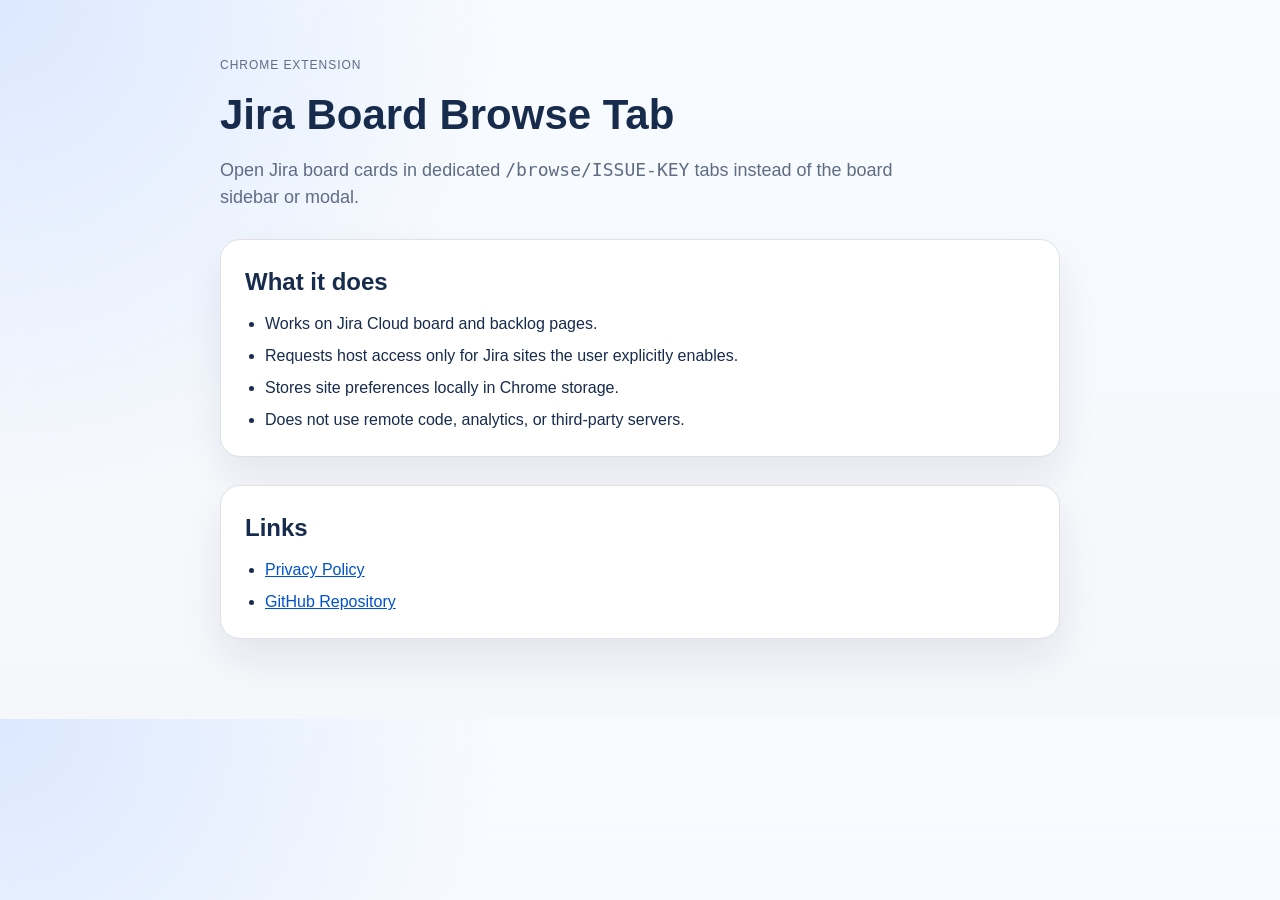
<file: docs/index.html>
<!doctype html>
<html lang="en">
  <head>
    <meta charset="utf-8">
    <meta name="viewport" content="width=device-width, initial-scale=1">
    <title>Jira Board Browse Tab</title>
    <style>
      :root {
        color-scheme: light;
        font-family: "Segoe UI", "Helvetica Neue", Arial, sans-serif;
        line-height: 1.5;
        --bg: #f5f7fb;
        --card: #ffffff;
        --text: #172b4d;
        --muted: #5e6c84;
        --accent: #0052cc;
        --border: #dfe1e6;
      }

      * {
        box-sizing: border-box;
      }

      body {
        margin: 0;
        background:
          radial-gradient(circle at top left, #dbe8ff, transparent 34%),
          linear-gradient(180deg, #f8fbff 0%, var(--bg) 100%);
        color: var(--text);
      }

      main {
        max-width: 880px;
        margin: 0 auto;
        padding: 56px 20px 80px;
      }

      .hero {
        display: grid;
        gap: 18px;
      }

      .eyebrow {
        margin: 0;
        color: var(--muted);
        font-size: 12px;
        letter-spacing: 0.08em;
        text-transform: uppercase;
      }

      h1 {
        margin: 0;
        font-size: 42px;
        line-height: 1.1;
      }

      p {
        margin: 0;
      }

      .lede {
        max-width: 700px;
        color: var(--muted);
        font-size: 18px;
      }

      .panel {
        margin-top: 28px;
        padding: 24px;
        border: 1px solid var(--border);
        border-radius: 20px;
        background: var(--card);
        box-shadow: 0 20px 40px rgba(9, 30, 66, 0.08);
      }

      h2 {
        margin: 0 0 12px;
        font-size: 24px;
      }

      ul {
        margin: 12px 0 0;
        padding-left: 20px;
      }

      li + li {
        margin-top: 8px;
      }

      a {
        color: var(--accent);
      }
    </style>
  </head>
  <body>
    <main>
      <section class="hero">
        <p class="eyebrow">Chrome Extension</p>
        <h1>Jira Board Browse Tab</h1>
        <p class="lede">
          Open Jira board cards in dedicated <code>/browse/ISSUE-KEY</code> tabs instead of the board sidebar or modal.
        </p>
      </section>

      <section class="panel">
        <h2>What it does</h2>
        <ul>
          <li>Works on Jira Cloud board and backlog pages.</li>
          <li>Requests host access only for Jira sites the user explicitly enables.</li>
          <li>Stores site preferences locally in Chrome storage.</li>
          <li>Does not use remote code, analytics, or third-party servers.</li>
        </ul>
      </section>

      <section class="panel">
        <h2>Links</h2>
        <ul>
          <li><a href="./privacy-policy.html">Privacy Policy</a></li>
          <li><a href="https://github.com/shyushihjie/jira-board-browse-tab">GitHub Repository</a></li>
        </ul>
      </section>
    </main>
  </body>
</html>
</file>
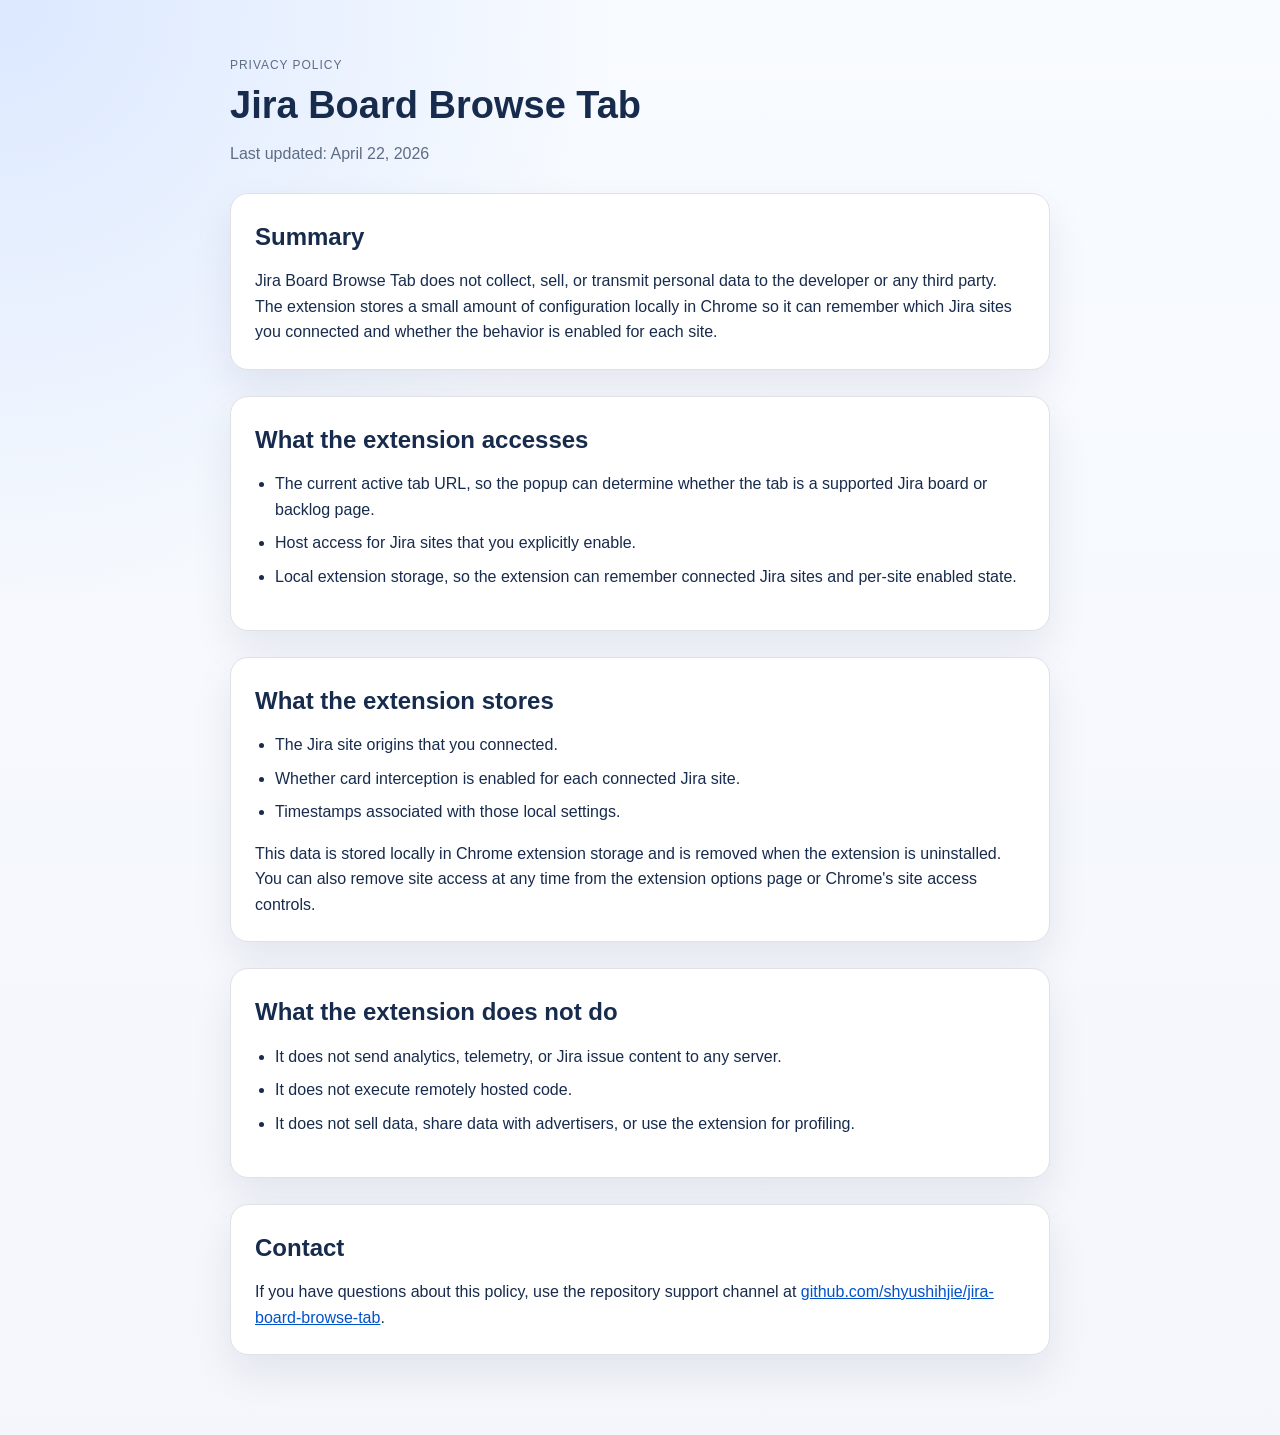
<file: docs/privacy-policy.html>
<!doctype html>
<html lang="en">
  <head>
    <meta charset="utf-8">
    <meta name="viewport" content="width=device-width, initial-scale=1">
    <title>Privacy Policy | Jira Board Browse Tab</title>
    <style>
      :root {
        color-scheme: light;
        font-family: "Segoe UI", "Helvetica Neue", Arial, sans-serif;
        line-height: 1.6;
        --bg: #f4f6fb;
        --card: #ffffff;
        --text: #172b4d;
        --muted: #5e6c84;
        --accent: #0052cc;
        --border: #dfe1e6;
      }

      * {
        box-sizing: border-box;
      }

      body {
        margin: 0;
        background:
          radial-gradient(circle at top left, #dbe8ff, transparent 32%),
          linear-gradient(180deg, #f8fbff 0%, var(--bg) 100%);
        color: var(--text);
      }

      main {
        max-width: 860px;
        margin: 0 auto;
        padding: 56px 20px 80px;
      }

      .eyebrow {
        margin: 0 0 10px;
        color: var(--muted);
        font-size: 12px;
        letter-spacing: 0.08em;
        text-transform: uppercase;
      }

      h1 {
        margin: 0;
        font-size: 38px;
        line-height: 1.1;
      }

      .updated {
        margin-top: 14px;
        color: var(--muted);
      }

      .panel {
        margin-top: 26px;
        padding: 24px;
        border: 1px solid var(--border);
        border-radius: 18px;
        background: var(--card);
        box-shadow: 0 18px 40px rgba(9, 30, 66, 0.08);
      }

      h2 {
        margin: 0 0 12px;
        font-size: 24px;
      }

      p {
        margin: 0;
      }

      p + p,
      ul {
        margin-top: 12px;
      }

      ul {
        padding-left: 20px;
      }

      li + li {
        margin-top: 8px;
      }

      a {
        color: var(--accent);
      }
    </style>
  </head>
  <body>
    <main>
      <p class="eyebrow">Privacy Policy</p>
      <h1>Jira Board Browse Tab</h1>
      <p class="updated">Last updated: April 22, 2026</p>

      <section class="panel">
        <h2>Summary</h2>
        <p>
          Jira Board Browse Tab does not collect, sell, or transmit personal data to the developer or any third party.
          The extension stores a small amount of configuration locally in Chrome so it can remember which Jira sites you
          connected and whether the behavior is enabled for each site.
        </p>
      </section>

      <section class="panel">
        <h2>What the extension accesses</h2>
        <ul>
          <li>The current active tab URL, so the popup can determine whether the tab is a supported Jira board or backlog page.</li>
          <li>Host access for Jira sites that you explicitly enable.</li>
          <li>Local extension storage, so the extension can remember connected Jira sites and per-site enabled state.</li>
        </ul>
      </section>

      <section class="panel">
        <h2>What the extension stores</h2>
        <ul>
          <li>The Jira site origins that you connected.</li>
          <li>Whether card interception is enabled for each connected Jira site.</li>
          <li>Timestamps associated with those local settings.</li>
        </ul>
        <p>
          This data is stored locally in Chrome extension storage and is removed when the extension is uninstalled. You can
          also remove site access at any time from the extension options page or Chrome's site access controls.
        </p>
      </section>

      <section class="panel">
        <h2>What the extension does not do</h2>
        <ul>
          <li>It does not send analytics, telemetry, or Jira issue content to any server.</li>
          <li>It does not execute remotely hosted code.</li>
          <li>It does not sell data, share data with advertisers, or use the extension for profiling.</li>
        </ul>
      </section>

      <section class="panel">
        <h2>Contact</h2>
        <p>
          If you have questions about this policy, use the repository support channel at
          <a href="https://github.com/shyushihjie/jira-board-browse-tab">github.com/shyushihjie/jira-board-browse-tab</a>.
        </p>
      </section>
    </main>
  </body>
</html>
</file>
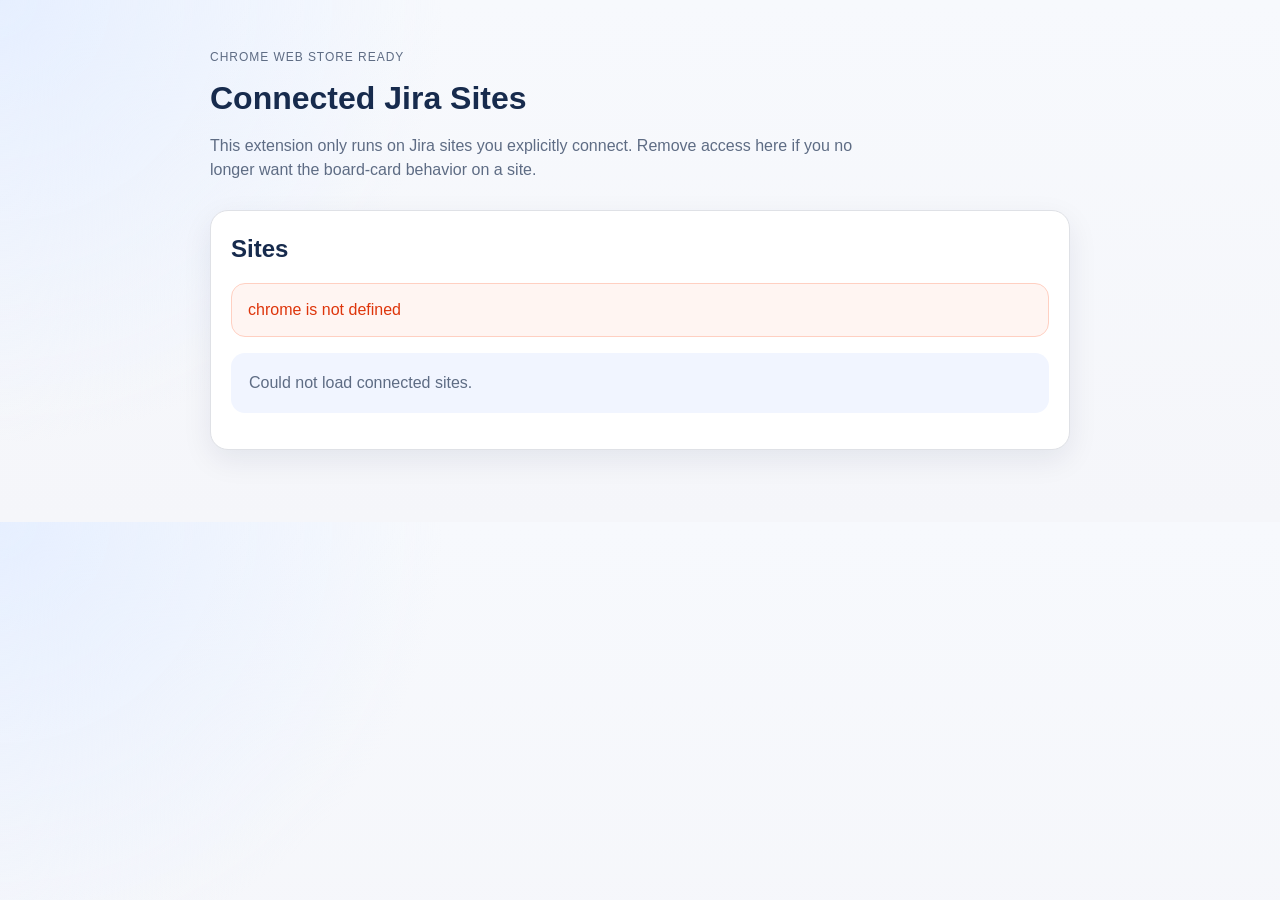
<file: src/options.html>
<!doctype html>
<html lang="en">
  <head>
    <meta charset="utf-8">
    <meta name="viewport" content="width=device-width, initial-scale=1">
    <title>Jira Board Browse Tab Settings</title>
    <link rel="stylesheet" href="options.css">
  </head>
  <body>
    <main class="page">
      <header class="hero">
        <p class="eyebrow">Chrome Web Store Ready</p>
        <h1>Connected Jira Sites</h1>
        <p class="lede">
          This extension only runs on Jira sites you explicitly connect. Remove access here if you no longer want the board-card behavior on a site.
        </p>
      </header>

      <section class="panel">
        <div class="panel__header">
          <h2>Sites</h2>
        </div>
        <div id="errorBanner" class="error-banner hidden" role="alert"></div>
        <div id="emptyState" class="empty hidden">
          No Jira sites are connected yet. Open a Jira board page and enable the extension from the popup.
        </div>
        <ul id="siteList" class="site-list"></ul>
      </section>
    </main>

    <template id="siteTemplate">
      <li class="site-item">
        <div class="site-item__info">
          <h3 class="site-item__title"></h3>
          <p class="site-item__meta"></p>
        </div>
        <div class="site-item__actions">
          <label class="toggle">
            <input class="site-toggle" type="checkbox">
            <span>Enabled</span>
          </label>
          <button class="site-remove" type="button">Remove</button>
        </div>
      </li>
    </template>

    <script type="module" src="options.js"></script>
  </body>
</html>
</file>
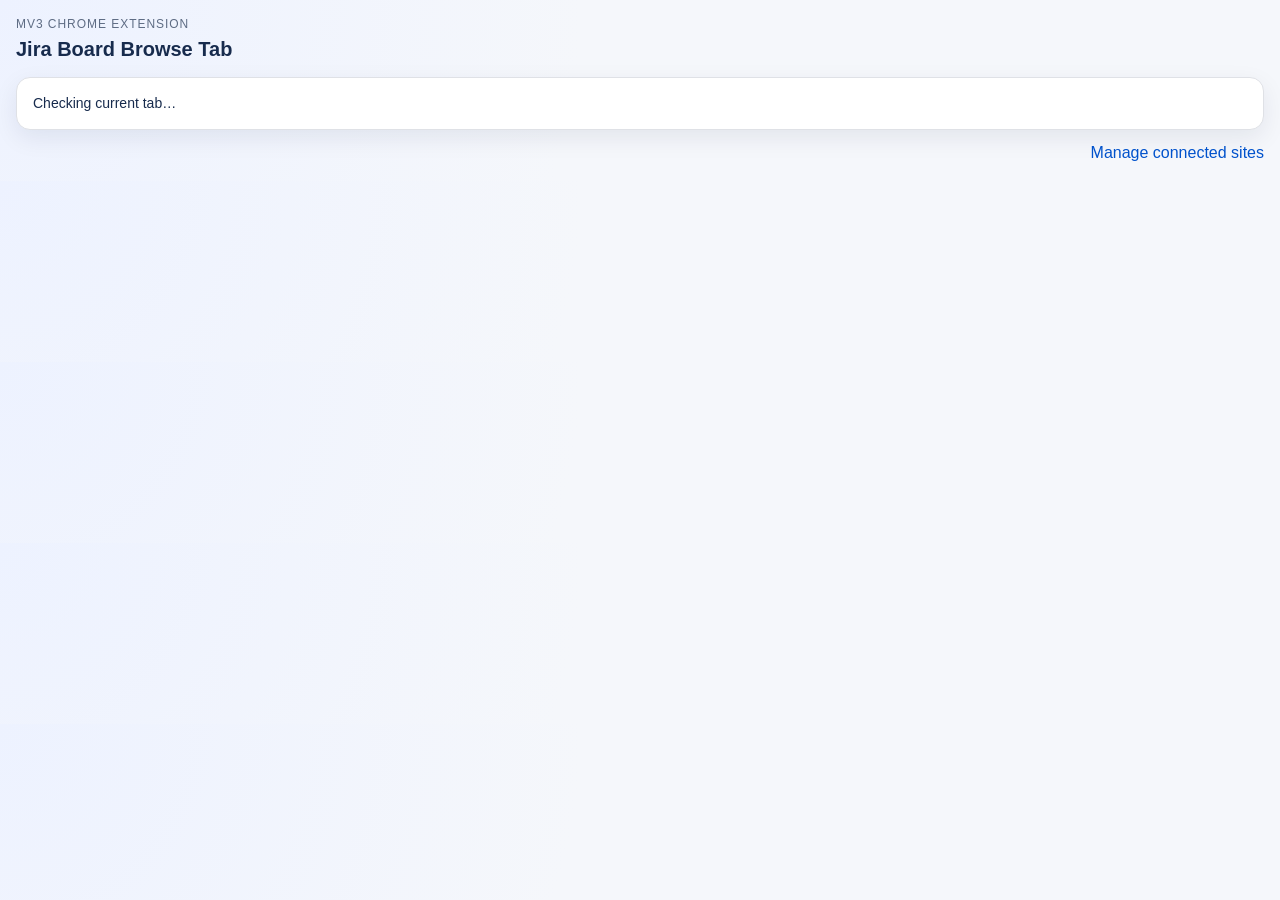
<file: src/popup.html>
<!doctype html>
<html lang="en">
  <head>
    <meta charset="utf-8">
    <meta name="viewport" content="width=device-width, initial-scale=1">
    <title>Jira Board Browse Tab</title>
    <link rel="stylesheet" href="popup.css">
  </head>
  <body>
    <main class="popup">
      <header class="popup__header">
        <div>
          <p class="eyebrow">MV3 Chrome Extension</p>
          <h1>Jira Board Browse Tab</h1>
        </div>
      </header>

      <section id="stateCard" class="card">
        <p id="stateMessage" class="state">Checking current tab…</p>
        <p id="siteLabel" class="site hidden"></p>

        <div id="primaryActions" class="actions hidden">
          <button id="enableButton" class="button button--primary" type="button">Enable on this Jira site</button>
          <label id="toggleRow" class="toggle hidden">
            <input id="enabledToggle" type="checkbox">
            <span>Open board cards in a dedicated <code>/browse</code> tab</span>
          </label>
          <button id="disconnectButton" class="button button--secondary hidden" type="button">Remove this site</button>
        </div>
      </section>

      <footer class="popup__footer">
        <button id="openOptionsButton" class="link-button" type="button">Manage connected sites</button>
      </footer>
    </main>

    <script type="module" src="popup.js"></script>
  </body>
</html>
</file>
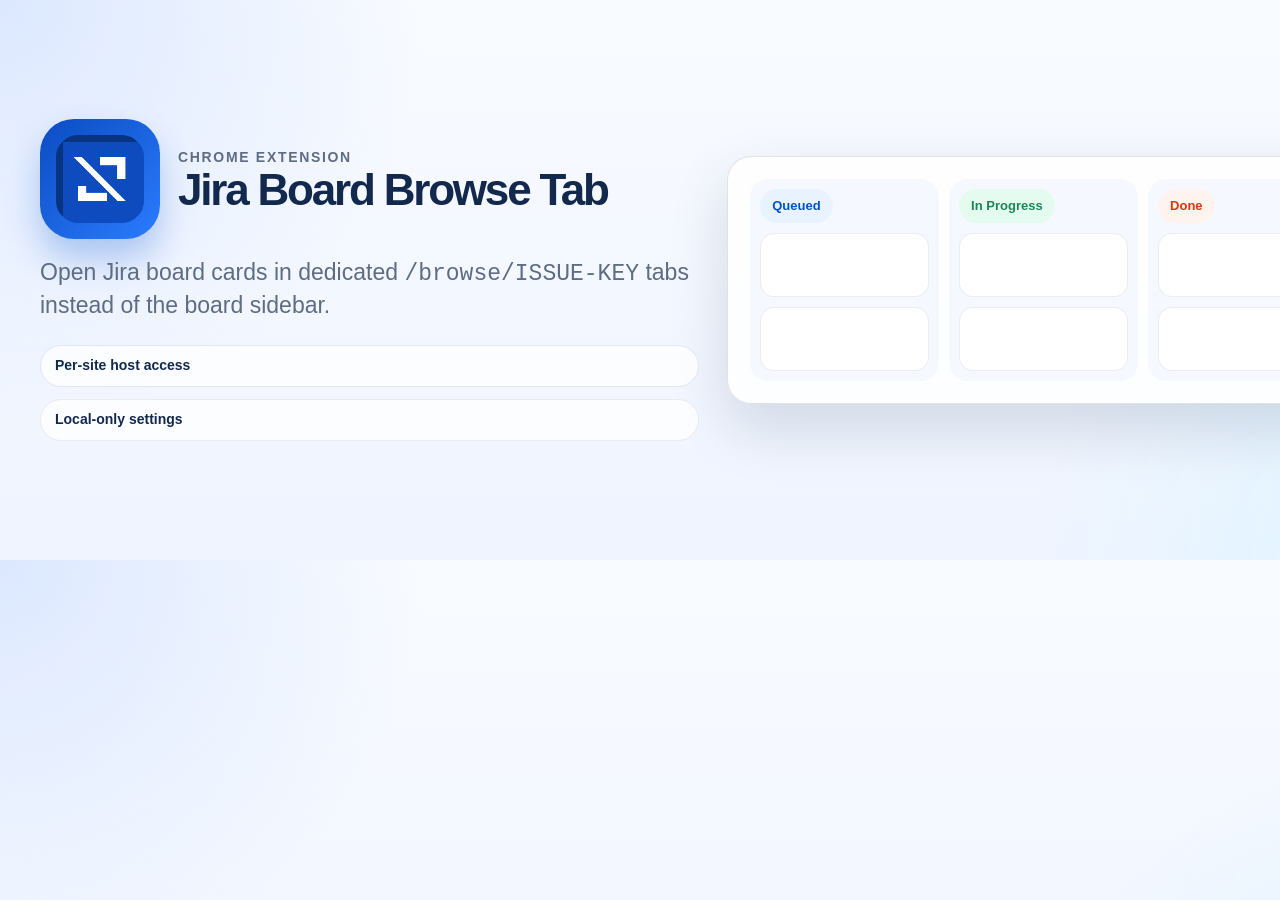
<file: webstore/source/promo-marquee.html>
<!doctype html>
<html lang="en">
  <head>
    <meta charset="utf-8">
    <meta name="viewport" content="width=device-width, initial-scale=1">
    <title>Jira Board Browse Tab | Promo Marquee</title>
    <link rel="stylesheet" href="common.css">
    <style>
      html,
      body {
        width: 1400px;
        height: 560px;
      }

      .marquee {
        position: absolute;
        inset: 0;
        padding: 42px 40px;
        display: grid;
        grid-template-columns: 1fr 0.96fr;
        gap: 28px;
        align-items: center;
      }

      .marquee__copy {
        margin-top: 18px;
        max-width: 650px;
        color: var(--muted);
        font-size: 23px;
        line-height: 1.35;
      }
    </style>
  </head>
  <body>
    <div class="canvas">
      <div class="noise"></div>
      <section class="marquee">
        <div>
          <div class="brand">
            <div class="promo__icon">
              <img src="../../icons/icon128.png" alt="">
            </div>
            <div>
              <p class="eyebrow">Chrome Extension</p>
              <h1 class="promo__title">Jira Board Browse Tab</h1>
            </div>
          </div>

          <p class="marquee__copy">
            Open Jira board cards in dedicated <code>/browse/ISSUE-KEY</code> tabs instead of the board sidebar.
          </p>

          <div class="stack" style="margin-top: 24px;">
            <div class="badge">Per-site host access</div>
            <div class="badge badge--ghost">Local-only settings</div>
          </div>
        </div>

        <div class="mini-board">
          <div class="mini-board__grid">
            <div class="mini-board__col">
              <div class="pill pill--blue">Queued</div>
              <div class="mini-board__slot"></div>
              <div class="mini-board__slot"></div>
            </div>
            <div class="mini-board__col">
              <div class="pill pill--green">In Progress</div>
              <div class="mini-board__slot"></div>
              <div class="mini-board__slot"></div>
            </div>
            <div class="mini-board__col">
              <div class="pill pill--red">Done</div>
              <div class="mini-board__slot"></div>
              <div class="mini-board__slot"></div>
            </div>
          </div>
        </div>
      </section>
    </div>
  </body>
</html>
</file>
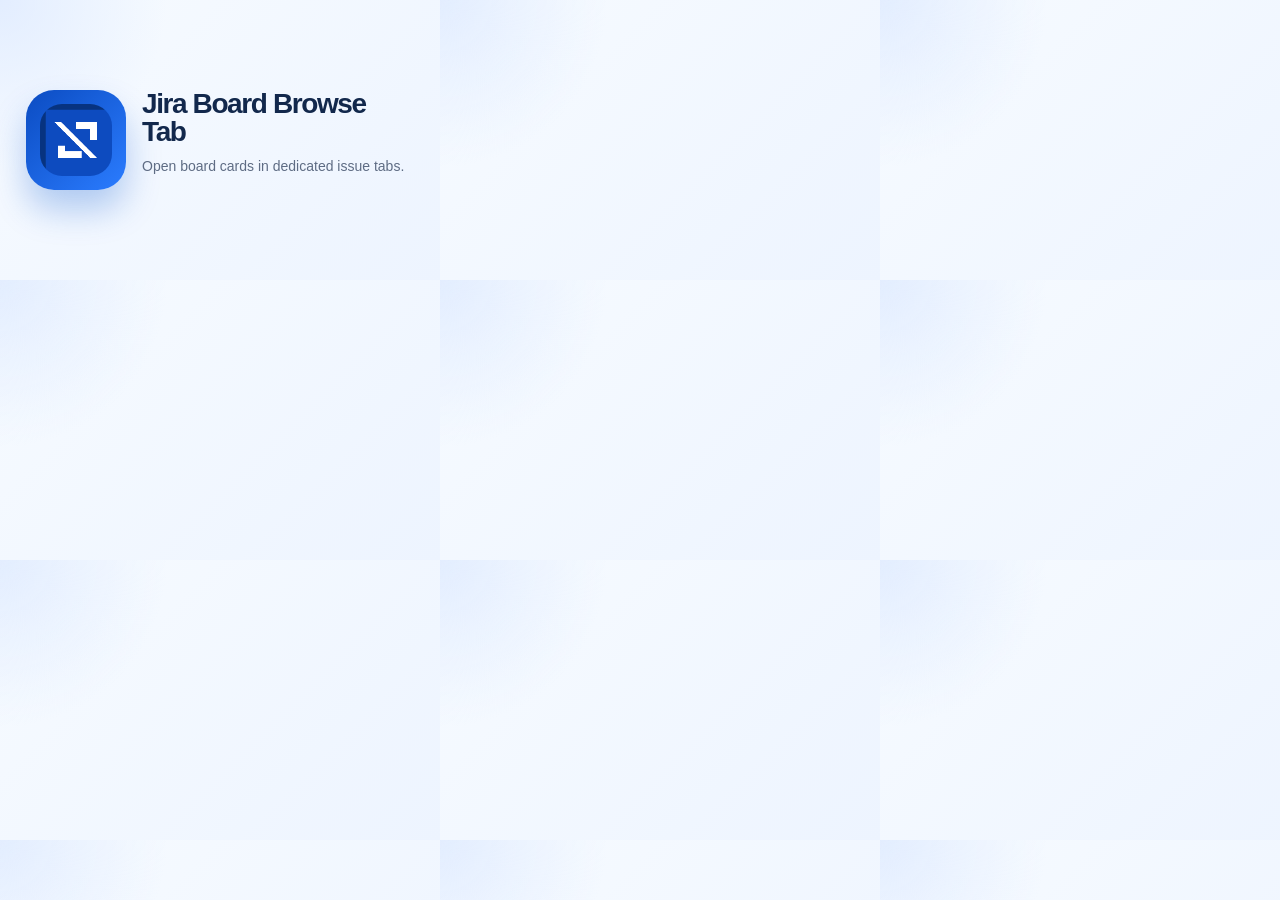
<file: webstore/source/promo-small.html>
<!doctype html>
<html lang="en">
  <head>
    <meta charset="utf-8">
    <meta name="viewport" content="width=device-width, initial-scale=1">
    <title>Jira Board Browse Tab | Promo Small</title>
    <link rel="stylesheet" href="common.css">
    <style>
      html,
      body {
        width: 440px;
        height: 280px;
        background:
          radial-gradient(circle at top left, rgba(219, 232, 255, 0.72), transparent 32%),
          linear-gradient(135deg, #f7fbff 0%, #edf4ff 100%);
      }

      .promo {
        width: 440px;
        height: 280px;
        min-height: 280px;
      }
    </style>
  </head>
  <body>
    <div class="promo promo--small">
      <div class="promo__icon">
        <img src="../../icons/icon128.png" alt="">
      </div>
      <div>
        <h1 class="promo__title">Jira Board Browse Tab</h1>
        <p class="promo__copy">Open board cards in dedicated issue tabs.</p>
      </div>
    </div>
  </body>
</html>
</file>
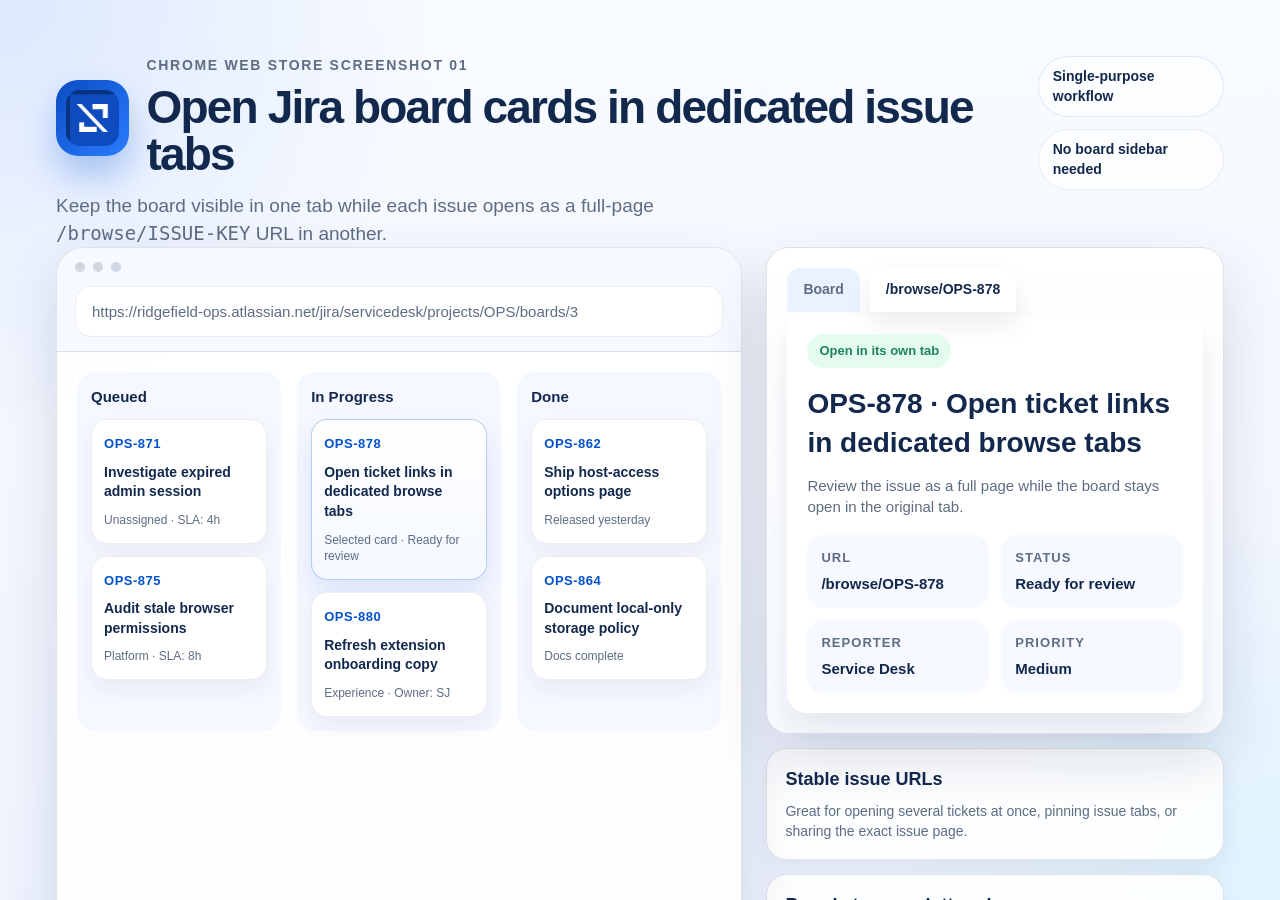
<file: webstore/source/screenshot-01-open-browse.html>
<!doctype html>
<html lang="en">
  <head>
    <meta charset="utf-8">
    <meta name="viewport" content="width=device-width, initial-scale=1">
    <title>Jira Board Browse Tab | Open Browse Tabs</title>
    <link rel="stylesheet" href="common.css">
  </head>
  <body>
    <div class="canvas">
      <div class="noise"></div>
      <section class="hero">
        <header class="hero__header">
          <div>
            <div class="brand">
              <div class="brand__mark">
                <img src="../../icons/icon128.png" alt="">
              </div>
              <div>
                <p class="eyebrow">Chrome Web Store Screenshot 01</p>
                <h1 class="title">Open Jira board cards in dedicated issue tabs</h1>
              </div>
            </div>
            <p class="subtitle">
              Keep the board visible in one tab while each issue opens as a full-page
              <code>/browse/ISSUE-KEY</code> URL in another.
            </p>
          </div>
          <div class="stack">
            <div class="badge">Single-purpose workflow</div>
            <div class="badge badge--ghost">No board sidebar needed</div>
          </div>
        </header>

        <div class="layout layout--two-up">
          <div class="surface browser">
            <div class="browser__top">
              <div class="browser__dots">
                <span></span><span></span><span></span>
              </div>
              <div class="browser__bar">https://ridgefield-ops.atlassian.net/jira/servicedesk/projects/OPS/boards/3</div>
            </div>
            <div class="browser__content">
              <div class="board">
                <section class="column">
                  <h3>Queued</h3>
                  <article class="issue">
                    <span class="issue__key">OPS-871</span>
                    <div class="issue__title">Investigate expired admin session</div>
                    <div class="issue__meta">Unassigned · SLA: 4h</div>
                  </article>
                  <article class="issue">
                    <span class="issue__key">OPS-875</span>
                    <div class="issue__title">Audit stale browser permissions</div>
                    <div class="issue__meta">Platform · SLA: 8h</div>
                  </article>
                </section>

                <section class="column">
                  <h3>In Progress</h3>
                  <article class="issue issue--focus">
                    <span class="issue__key">OPS-878</span>
                    <div class="issue__title">Open ticket links in dedicated browse tabs</div>
                    <div class="issue__meta">Selected card · Ready for review</div>
                  </article>
                  <article class="issue">
                    <span class="issue__key">OPS-880</span>
                    <div class="issue__title">Refresh extension onboarding copy</div>
                    <div class="issue__meta">Experience · Owner: SJ</div>
                  </article>
                </section>

                <section class="column">
                  <h3>Done</h3>
                  <article class="issue">
                    <span class="issue__key">OPS-862</span>
                    <div class="issue__title">Ship host-access options page</div>
                    <div class="issue__meta">Released yesterday</div>
                  </article>
                  <article class="issue">
                    <span class="issue__key">OPS-864</span>
                    <div class="issue__title">Document local-only storage policy</div>
                    <div class="issue__meta">Docs complete</div>
                  </article>
                </section>
              </div>
            </div>
          </div>

          <div class="callouts">
            <div class="surface tab-shell">
              <div class="tab-strip">
                <div class="tab">Board</div>
                <div class="tab tab--active">/browse/OPS-878</div>
              </div>
              <div class="issue-page">
                <div class="pill pill--green">Open in its own tab</div>
                <h3>OPS-878 · Open ticket links in dedicated browse tabs</h3>
                <p>
                  Review the issue as a full page while the board stays open in the original tab.
                </p>

                <div class="fact-grid">
                  <div class="fact">
                    <strong>URL</strong>
                    <span>/browse/OPS-878</span>
                  </div>
                  <div class="fact">
                    <strong>Status</strong>
                    <span>Ready for review</span>
                  </div>
                  <div class="fact">
                    <strong>Reporter</strong>
                    <span>Service Desk</span>
                  </div>
                  <div class="fact">
                    <strong>Priority</strong>
                    <span>Medium</span>
                  </div>
                </div>
              </div>
            </div>

            <div class="callout">
              <h3>Stable issue URLs</h3>
              <p>Great for opening several tickets at once, pinning issue tabs, or sharing the exact issue page.</p>
            </div>

            <div class="callout">
              <h3>Board stays uncluttered</h3>
              <p>The original board tab remains focused on the queue instead of swapping into sidebar detail mode.</p>
            </div>
          </div>
        </div>
      </section>
    </div>
  </body>
</html>
</file>
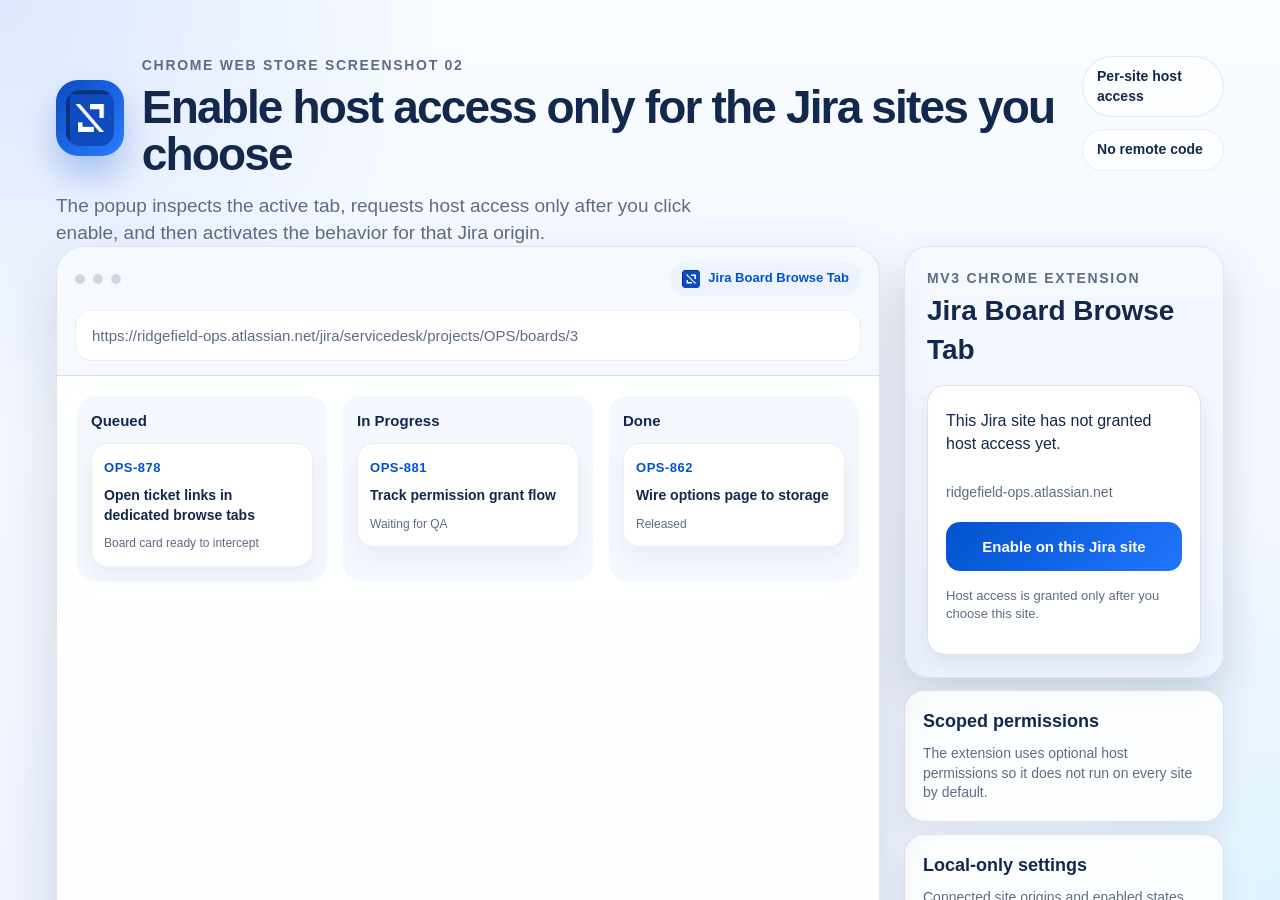
<file: webstore/source/screenshot-02-enable-site.html>
<!doctype html>
<html lang="en">
  <head>
    <meta charset="utf-8">
    <meta name="viewport" content="width=device-width, initial-scale=1">
    <title>Jira Board Browse Tab | Enable Per Site</title>
    <link rel="stylesheet" href="common.css">
  </head>
  <body>
    <div class="canvas">
      <div class="noise"></div>
      <section class="hero">
        <header class="hero__header">
          <div>
            <div class="brand">
              <div class="brand__mark">
                <img src="../../icons/icon128.png" alt="">
              </div>
              <div>
                <p class="eyebrow">Chrome Web Store Screenshot 02</p>
                <h1 class="title">Enable host access only for the Jira sites you choose</h1>
              </div>
            </div>
            <p class="subtitle">
              The popup inspects the active tab, requests host access only after you click enable,
              and then activates the behavior for that Jira origin.
            </p>
          </div>
          <div class="stack">
            <div class="badge">Per-site host access</div>
            <div class="badge badge--ghost">No remote code</div>
          </div>
        </header>

        <div class="layout layout--sidebar">
          <div class="surface browser">
            <div class="browser__top">
              <div class="toolbar">
                <div class="browser__dots">
                  <span></span><span></span><span></span>
                </div>
                <div class="ext-chip">
                  <img src="../../icons/icon32.png" alt="">
                  Jira Board Browse Tab
                </div>
              </div>
              <div class="browser__bar">https://ridgefield-ops.atlassian.net/jira/servicedesk/projects/OPS/boards/3</div>
            </div>
            <div class="browser__content">
              <div class="board">
                <section class="column">
                  <h3>Queued</h3>
                  <article class="issue">
                    <span class="issue__key">OPS-878</span>
                    <div class="issue__title">Open ticket links in dedicated browse tabs</div>
                    <div class="issue__meta">Board card ready to intercept</div>
                  </article>
                </section>
                <section class="column">
                  <h3>In Progress</h3>
                  <article class="issue">
                    <span class="issue__key">OPS-881</span>
                    <div class="issue__title">Track permission grant flow</div>
                    <div class="issue__meta">Waiting for QA</div>
                  </article>
                </section>
                <section class="column">
                  <h3>Done</h3>
                  <article class="issue">
                    <span class="issue__key">OPS-862</span>
                    <div class="issue__title">Wire options page to storage</div>
                    <div class="issue__meta">Released</div>
                  </article>
                </section>
              </div>
            </div>
          </div>

          <div class="stack">
            <div class="popup-demo">
              <p class="eyebrow">MV3 Chrome Extension</p>
              <h2>Jira Board Browse Tab</h2>
              <div class="popup-demo__card">
                <p class="state">This Jira site has not granted host access yet.</p>
                <span class="site-label">ridgefield-ops.atlassian.net</span>
                <div class="button">Enable on this Jira site</div>
                <p class="hint">Host access is granted only after you choose this site.</p>
              </div>
            </div>

            <div class="callout">
              <h3>Scoped permissions</h3>
              <p>The extension uses optional host permissions so it does not run on every site by default.</p>
            </div>

            <div class="callout">
              <h3>Local-only settings</h3>
              <p>Connected site origins and enabled states are stored locally in Chrome storage.</p>
            </div>

            <div class="callout">
              <h3>Simple activation flow</h3>
              <p>Open a Jira board, click the extension, and enable only the site you want to support.</p>
            </div>
          </div>
        </div>
      </section>
    </div>
  </body>
</html>
</file>
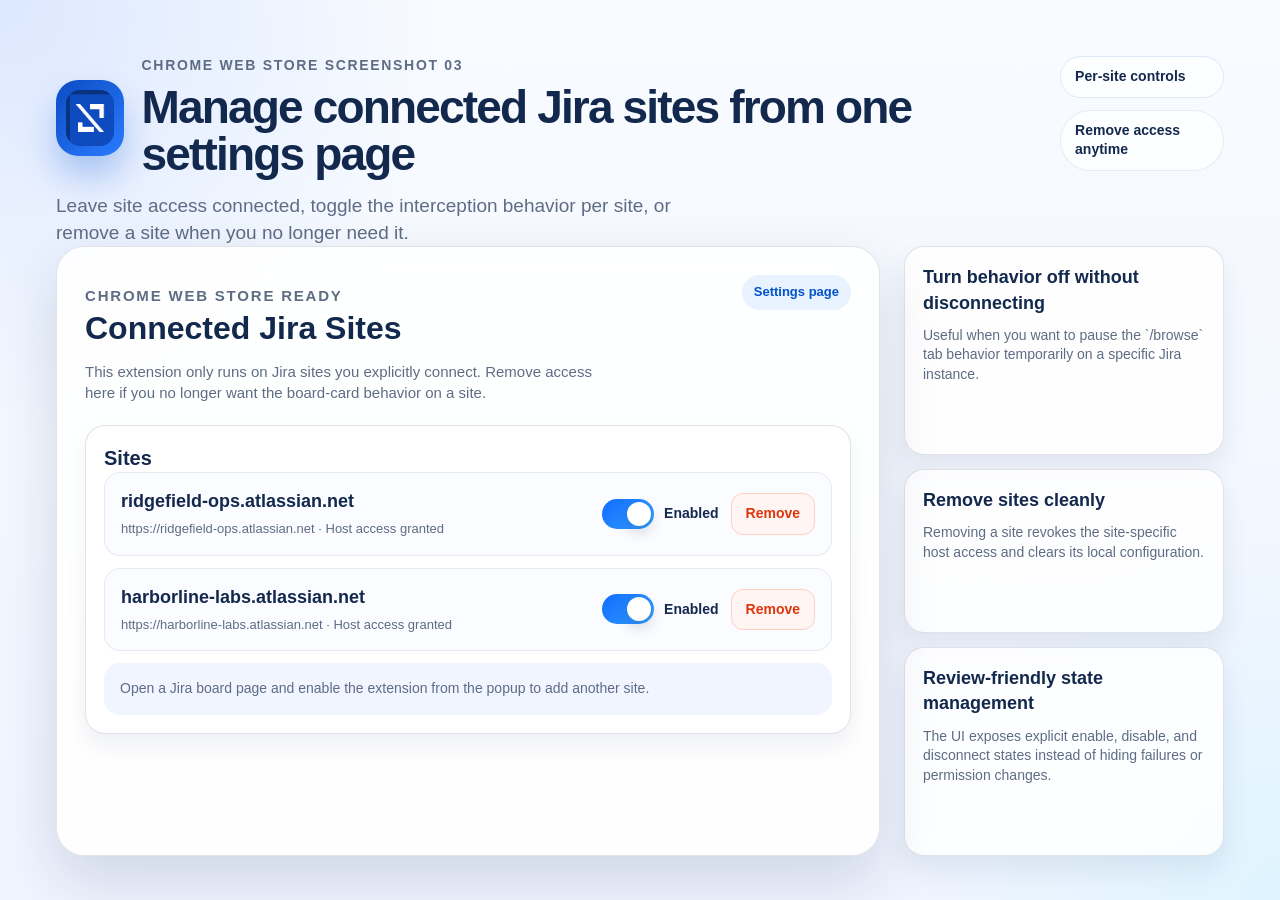
<file: webstore/source/screenshot-03-manage-sites.html>
<!doctype html>
<html lang="en">
  <head>
    <meta charset="utf-8">
    <meta name="viewport" content="width=device-width, initial-scale=1">
    <title>Jira Board Browse Tab | Manage Sites</title>
    <link rel="stylesheet" href="common.css">
  </head>
  <body>
    <div class="canvas">
      <div class="noise"></div>
      <section class="hero">
        <header class="hero__header">
          <div>
            <div class="brand">
              <div class="brand__mark">
                <img src="../../icons/icon128.png" alt="">
              </div>
              <div>
                <p class="eyebrow">Chrome Web Store Screenshot 03</p>
                <h1 class="title">Manage connected Jira sites from one settings page</h1>
              </div>
            </div>
            <p class="subtitle">
              Leave site access connected, toggle the interception behavior per site, or remove a site when you no longer need it.
            </p>
          </div>
          <div class="stack">
            <div class="badge">Per-site controls</div>
            <div class="badge badge--ghost">Remove access anytime</div>
          </div>
        </header>

        <div class="layout layout--sidebar">
          <div class="surface settings-page">
            <div class="settings-hero">
              <div>
                <p class="eyebrow">Chrome Web Store Ready</p>
                <h2>Connected Jira Sites</h2>
                <p>
                  This extension only runs on Jira sites you explicitly connect. Remove access here if you no longer want the board-card behavior on a site.
                </p>
              </div>
              <div class="pill pill--blue">Settings page</div>
            </div>

            <div class="settings-panel">
              <h3>Sites</h3>

              <div class="site-row">
                <div>
                  <h4>ridgefield-ops.atlassian.net</h4>
                  <p>https://ridgefield-ops.atlassian.net · Host access granted</p>
                </div>
                <div class="row-actions">
                  <div class="toggle">
                    <div class="toggle__track">
                      <div class="toggle__thumb"></div>
                    </div>
                    Enabled
                  </div>
                  <div class="remove">Remove</div>
                </div>
              </div>

              <div class="site-row">
                <div>
                  <h4>harborline-labs.atlassian.net</h4>
                  <p>https://harborline-labs.atlassian.net · Host access granted</p>
                </div>
                <div class="row-actions">
                  <div class="toggle">
                    <div class="toggle__track">
                      <div class="toggle__thumb"></div>
                    </div>
                    Enabled
                  </div>
                  <div class="remove">Remove</div>
                </div>
              </div>

              <div class="empty">Open a Jira board page and enable the extension from the popup to add another site.</div>
            </div>
          </div>

          <div class="callouts">
            <div class="callout">
              <h3>Turn behavior off without disconnecting</h3>
              <p>Useful when you want to pause the `/browse` tab behavior temporarily on a specific Jira instance.</p>
            </div>

            <div class="callout">
              <h3>Remove sites cleanly</h3>
              <p>Removing a site revokes the site-specific host access and clears its local configuration.</p>
            </div>

            <div class="callout">
              <h3>Review-friendly state management</h3>
              <p>The UI exposes explicit enable, disable, and disconnect states instead of hiding failures or permission changes.</p>
            </div>
          </div>
        </div>
      </section>
    </div>
  </body>
</html>
</file>
<file: src/options.css>
:root {
  font-family: "Segoe UI", "Helvetica Neue", Arial, sans-serif;
  line-height: 1.5;
  color-scheme: light;
  --bg: #f5f6fa;
  --text: #172b4d;
  --muted: #5e6c84;
  --panel: #ffffff;
  --border: #dfe1e6;
  --accent: #0052cc;
  --danger: #de350b;
}

body {
  margin: 0;
  background:
    radial-gradient(circle at top left, #e6efff, transparent 32%),
    linear-gradient(180deg, #f7f9fd 0%, var(--bg) 100%);
  color: var(--text);
}

.page {
  max-width: 860px;
  margin: 0 auto;
  padding: 48px 20px 72px;
}

.hero h1,
.panel h2 {
  margin: 0;
}

.eyebrow {
  margin: 0 0 8px;
  color: var(--muted);
  font-size: 12px;
  letter-spacing: 0.08em;
  text-transform: uppercase;
}

.lede {
  margin: 12px 0 0;
  max-width: 680px;
  color: var(--muted);
}

.panel {
  margin-top: 28px;
  padding: 20px;
  background: var(--panel);
  border: 1px solid var(--border);
  border-radius: 18px;
  box-shadow: 0 10px 30px rgba(9, 30, 66, 0.08);
}

.error-banner {
  margin-top: 16px;
  padding: 14px 16px;
  border: 1px solid #ffd0c2;
  border-radius: 14px;
  background: #fff5f2;
  color: var(--danger);
}

.site-list {
  list-style: none;
  margin: 16px 0 0;
  padding: 0;
  display: grid;
  gap: 14px;
}

.site-item {
  display: flex;
  align-items: center;
  justify-content: space-between;
  gap: 16px;
  padding: 16px;
  border: 1px solid var(--border);
  border-radius: 14px;
  background: #fbfcff;
}

.site-item.is-busy {
  opacity: 0.72;
}

.site-item__title {
  margin: 0;
  font-size: 18px;
}

.site-item__meta {
  margin: 4px 0 0;
  color: var(--muted);
  font-size: 14px;
}

.site-item__actions {
  display: flex;
  align-items: center;
  gap: 12px;
}

.toggle {
  display: flex;
  align-items: center;
  gap: 8px;
}

.site-remove {
  appearance: none;
  border: 1px solid #ffd0c2;
  background: #fff5f2;
  color: var(--danger);
  border-radius: 10px;
  cursor: pointer;
  font: inherit;
  padding: 10px 14px;
}

.site-remove:disabled,
.site-toggle:disabled {
  cursor: not-allowed;
}

.empty {
  margin-top: 16px;
  padding: 18px;
  border-radius: 14px;
  background: #f1f5ff;
  color: var(--muted);
}

.hidden {
  display: none;
}
</file>
<file: src/popup.css>
:root {
  color-scheme: light;
  font-family: "Segoe UI", "Helvetica Neue", Arial, sans-serif;
  line-height: 1.4;
  --bg: #f5f7fb;
  --card: #ffffff;
  --text: #172b4d;
  --muted: #5e6c84;
  --border: #dfe1e6;
  --accent: #0052cc;
  --accent-hover: #0747a6;
  --danger: #de350b;
}

body {
  margin: 0;
  min-width: 360px;
  background: radial-gradient(circle at top left, #edf2ff, var(--bg) 45%);
  color: var(--text);
}

.popup {
  padding: 16px;
}

.popup__header h1 {
  margin: 2px 0 0;
  font-size: 20px;
}

.eyebrow {
  margin: 0;
  color: var(--muted);
  font-size: 12px;
  letter-spacing: 0.08em;
  text-transform: uppercase;
}

.card {
  margin-top: 14px;
  padding: 16px;
  background: var(--card);
  border: 1px solid var(--border);
  border-radius: 14px;
  box-shadow: 0 8px 24px rgba(9, 30, 66, 0.08);
}

.state {
  margin: 0;
  font-size: 14px;
}

.site {
  margin: 8px 0 0;
  color: var(--muted);
  font-size: 13px;
}

.actions {
  display: grid;
  gap: 12px;
  margin-top: 16px;
}

.button {
  appearance: none;
  border: 0;
  border-radius: 10px;
  cursor: pointer;
  font: inherit;
  padding: 11px 14px;
}

.button--primary {
  background: var(--accent);
  color: #fff;
}

.button--primary:hover {
  background: var(--accent-hover);
}

.button--secondary {
  background: #fff5f2;
  color: var(--danger);
  border: 1px solid #ffd0c2;
}

.toggle {
  display: flex;
  gap: 10px;
  align-items: flex-start;
  color: var(--text);
  font-size: 14px;
}

.toggle input {
  margin-top: 2px;
}

.popup__footer {
  margin-top: 12px;
  display: flex;
  justify-content: flex-end;
}

.link-button {
  background: transparent;
  border: 0;
  color: var(--accent);
  cursor: pointer;
  font: inherit;
  padding: 0;
}

code {
  background: #f1f2f4;
  border-radius: 6px;
  padding: 1px 5px;
}

.hidden {
  display: none;
}
</file>
<file: webstore/source/common.css>
:root {
  color-scheme: light;
  font-family: "Segoe UI", "Helvetica Neue", Arial, sans-serif;
  line-height: 1.4;
  --bg-1: #eff4ff;
  --bg-2: #f8fbff;
  --panel: rgba(255, 255, 255, 0.9);
  --panel-strong: #ffffff;
  --text: #12284c;
  --muted: #5e6c84;
  --border: rgba(9, 30, 66, 0.12);
  --accent: #0052cc;
  --accent-2: #4c9aff;
  --accent-3: #dbe8ff;
  --green: #1f845a;
  --red: #de350b;
  --shadow: 0 24px 60px rgba(9, 30, 66, 0.14);
}

* {
  box-sizing: border-box;
}

html,
body {
  margin: 0;
  width: 100%;
  height: 100%;
}

body {
  overflow: hidden;
  background:
    radial-gradient(circle at top left, #dce8ff, transparent 28%),
    radial-gradient(circle at bottom right, #dff4ff, transparent 24%),
    linear-gradient(180deg, var(--bg-2) 0%, var(--bg-1) 100%);
  color: var(--text);
}

.canvas {
  width: 100%;
  height: 100%;
  position: relative;
  overflow: hidden;
}

.noise {
  position: absolute;
  inset: 0;
  background-image:
    linear-gradient(rgba(255, 255, 255, 0.08) 1px, transparent 1px),
    linear-gradient(90deg, rgba(255, 255, 255, 0.08) 1px, transparent 1px);
  background-size: 32px 32px;
  opacity: 0.45;
  pointer-events: none;
}

.hero {
  position: absolute;
  inset: 0;
  padding: 56px 56px 44px;
  display: grid;
  grid-template-rows: auto 1fr;
}

.hero__header {
  display: flex;
  justify-content: space-between;
  align-items: flex-start;
  gap: 24px;
}

.brand {
  display: flex;
  align-items: center;
  gap: 18px;
}

.brand__mark {
  width: 76px;
  height: 76px;
  border-radius: 22px;
  background: linear-gradient(135deg, #0b4cc2, #2b7cff);
  box-shadow: 0 20px 34px rgba(0, 82, 204, 0.28);
  padding: 10px;
}

.brand__mark img {
  width: 100%;
  height: 100%;
  display: block;
  border-radius: 14px;
}

.eyebrow {
  margin: 0;
  color: var(--muted);
  font-size: 14px;
  font-weight: 700;
  letter-spacing: 0.12em;
  text-transform: uppercase;
}

.title {
  margin: 8px 0 0;
  font-size: 46px;
  line-height: 1.04;
  letter-spacing: -0.04em;
}

.subtitle {
  margin: 14px 0 0;
  max-width: 680px;
  color: var(--muted);
  font-size: 19px;
}

.stack {
  display: grid;
  gap: 12px;
}

.badge {
  display: inline-flex;
  align-items: center;
  gap: 8px;
  padding: 10px 14px;
  border: 1px solid rgba(0, 82, 204, 0.12);
  border-radius: 999px;
  background: rgba(255, 255, 255, 0.75);
  color: var(--text);
  font-size: 14px;
  font-weight: 700;
  backdrop-filter: blur(10px);
}

.badge--ghost {
  border-color: rgba(9, 30, 66, 0.08);
}

.layout {
  display: grid;
  align-items: stretch;
  gap: 24px;
}

.layout--two-up {
  grid-template-columns: 1.2fr 0.8fr;
}

.layout--sidebar {
  grid-template-columns: 1fr 320px;
}

.surface {
  border: 1px solid var(--border);
  border-radius: 28px;
  background: var(--panel);
  box-shadow: var(--shadow);
  backdrop-filter: blur(14px);
}

.surface__pad {
  padding: 24px;
}

.surface__headline {
  display: flex;
  justify-content: space-between;
  align-items: flex-start;
  gap: 16px;
  margin-bottom: 18px;
}

.surface__headline h2 {
  margin: 0;
  font-size: 26px;
}

.surface__headline p {
  margin: 8px 0 0;
  color: var(--muted);
  font-size: 15px;
}

.browser {
  overflow: hidden;
}

.browser__top {
  padding: 14px 18px;
  border-bottom: 1px solid var(--border);
  background: rgba(246, 249, 255, 0.92);
}

.browser__dots {
  display: flex;
  gap: 8px;
}

.browser__dots span {
  width: 10px;
  height: 10px;
  border-radius: 999px;
  background: rgba(18, 40, 76, 0.16);
}

.browser__bar {
  margin-top: 14px;
  padding: 14px 16px;
  border: 1px solid rgba(9, 30, 66, 0.08);
  border-radius: 16px;
  background: #ffffff;
  color: var(--muted);
  font-size: 15px;
}

.browser__content {
  padding: 20px;
}

.board {
  display: grid;
  grid-template-columns: repeat(3, 1fr);
  gap: 16px;
}

.column {
  padding: 14px;
  border-radius: 18px;
  background: rgba(245, 248, 255, 0.88);
}

.column h3 {
  margin: 0 0 12px;
  font-size: 15px;
}

.issue {
  padding: 12px 12px 14px;
  border: 1px solid rgba(9, 30, 66, 0.08);
  border-radius: 16px;
  background: #ffffff;
  box-shadow: 0 10px 22px rgba(9, 30, 66, 0.06);
}

.issue + .issue {
  margin-top: 12px;
}

.issue__key {
  display: inline-block;
  color: var(--accent);
  font-size: 13px;
  font-weight: 800;
  letter-spacing: 0.04em;
}

.issue__title {
  margin-top: 8px;
  font-size: 14px;
  font-weight: 700;
}

.issue__meta {
  margin-top: 10px;
  color: var(--muted);
  font-size: 12px;
}

.issue--focus {
  border-color: rgba(0, 82, 204, 0.28);
  background: linear-gradient(180deg, #ffffff 0%, #f4f8ff 100%);
  box-shadow: 0 16px 30px rgba(0, 82, 204, 0.12);
}

.tab-shell {
  padding: 20px;
  border-radius: 22px;
  background: linear-gradient(180deg, #ffffff 0%, #f7fbff 100%);
}

.tab-strip {
  display: flex;
  gap: 10px;
}

.tab {
  padding: 12px 16px;
  border-radius: 14px 14px 0 0;
  background: #eaf2ff;
  color: var(--muted);
  font-size: 14px;
  font-weight: 700;
}

.tab--active {
  background: #ffffff;
  color: var(--text);
  box-shadow: 0 12px 26px rgba(9, 30, 66, 0.08);
}

.issue-page {
  margin-top: 2px;
  padding: 20px;
  border-radius: 0 20px 20px 20px;
  background: #ffffff;
  box-shadow: 0 18px 32px rgba(9, 30, 66, 0.08);
}

.pill {
  display: inline-flex;
  align-items: center;
  gap: 8px;
  padding: 8px 12px;
  border-radius: 999px;
  font-size: 13px;
  font-weight: 700;
}

.pill--green {
  background: #e3fcef;
  color: var(--green);
}

.pill--blue {
  background: #e9f2ff;
  color: var(--accent);
}

.pill--red {
  background: #fff3f0;
  color: var(--red);
}

.issue-page h3 {
  margin: 16px 0 0;
  font-size: 28px;
}

.issue-page p {
  margin: 12px 0 0;
  color: var(--muted);
  font-size: 15px;
}

.fact-grid {
  margin-top: 18px;
  display: grid;
  grid-template-columns: repeat(2, 1fr);
  gap: 12px;
}

.fact {
  padding: 14px;
  border-radius: 16px;
  background: #f6f9ff;
}

.fact strong {
  display: block;
  font-size: 13px;
  color: var(--muted);
  text-transform: uppercase;
  letter-spacing: 0.08em;
}

.fact span {
  display: block;
  margin-top: 6px;
  font-size: 15px;
  font-weight: 700;
}

.callouts {
  display: grid;
  gap: 14px;
}

.callout {
  padding: 18px;
  border: 1px solid var(--border);
  border-radius: 20px;
  background: rgba(255, 255, 255, 0.86);
  box-shadow: 0 14px 28px rgba(9, 30, 66, 0.08);
}

.callout h3 {
  margin: 0;
  font-size: 18px;
}

.callout p {
  margin: 10px 0 0;
  color: var(--muted);
  font-size: 14px;
}

.popup-demo {
  width: 100%;
  max-width: 370px;
  border-radius: 24px;
  background: linear-gradient(180deg, #f6f9ff 0%, #eef4ff 100%);
  border: 1px solid rgba(9, 30, 66, 0.08);
  box-shadow: 0 20px 40px rgba(9, 30, 66, 0.16);
  padding: 22px;
}

.popup-demo__card {
  margin-top: 16px;
  padding: 18px;
  border-radius: 18px;
  background: #ffffff;
  border: 1px solid var(--border);
  box-shadow: 0 12px 24px rgba(9, 30, 66, 0.08);
}

.popup-demo h2 {
  margin: 2px 0 0;
  font-size: 28px;
}

.popup-demo .state {
  margin-top: 6px;
  color: var(--text);
  font-size: 16px;
}

.site-label {
  display: inline-block;
  margin-top: 12px;
  color: var(--muted);
  font-size: 14px;
}

.button {
  display: inline-flex;
  align-items: center;
  justify-content: center;
  width: 100%;
  margin-top: 18px;
  padding: 14px 16px;
  border-radius: 14px;
  background: linear-gradient(135deg, var(--accent), #2375ff);
  color: #ffffff;
  font-size: 15px;
  font-weight: 700;
}

.hint {
  margin-top: 16px;
  color: var(--muted);
  font-size: 13px;
}

.toolbar {
  display: flex;
  align-items: center;
  gap: 10px;
}

.ext-chip {
  margin-left: auto;
  display: inline-flex;
  align-items: center;
  gap: 8px;
  padding: 8px 12px;
  border-radius: 999px;
  background: #edf4ff;
  color: var(--accent);
  font-size: 13px;
  font-weight: 700;
}

.ext-chip img {
  width: 18px;
  height: 18px;
}

.settings-page {
  padding: 28px;
}

.settings-hero {
  display: flex;
  justify-content: space-between;
  gap: 18px;
  align-items: flex-start;
}

.settings-hero h2 {
  margin: 0;
  font-size: 32px;
}

.settings-hero p {
  margin: 10px 0 0;
  max-width: 520px;
  color: var(--muted);
  font-size: 15px;
}

.settings-panel {
  margin-top: 22px;
  padding: 18px;
  border-radius: 20px;
  background: #ffffff;
  border: 1px solid var(--border);
  box-shadow: 0 12px 22px rgba(9, 30, 66, 0.06);
}

.settings-panel h3 {
  margin: 0;
  font-size: 20px;
}

.site-row {
  display: flex;
  justify-content: space-between;
  align-items: center;
  gap: 16px;
  padding: 16px;
  border-radius: 16px;
  background: #fbfcff;
  border: 1px solid rgba(9, 30, 66, 0.08);
}

.site-row + .site-row {
  margin-top: 12px;
}

.site-row h4 {
  margin: 0;
  font-size: 18px;
}

.site-row p {
  margin: 6px 0 0;
  color: var(--muted);
  font-size: 13px;
}

.row-actions {
  display: flex;
  align-items: center;
  gap: 12px;
}

.toggle {
  display: inline-flex;
  align-items: center;
  gap: 10px;
  font-size: 14px;
  font-weight: 700;
}

.toggle__track {
  width: 52px;
  height: 30px;
  border-radius: 999px;
  background: linear-gradient(135deg, #0f6bff, #36a3ff);
  padding: 3px;
}

.toggle__thumb {
  width: 24px;
  height: 24px;
  border-radius: 999px;
  background: #ffffff;
  margin-left: auto;
  box-shadow: 0 6px 14px rgba(9, 30, 66, 0.18);
}

.remove {
  padding: 10px 14px;
  border-radius: 12px;
  border: 1px solid #ffd0c2;
  background: #fff5f2;
  color: var(--red);
  font-size: 14px;
  font-weight: 700;
}

.empty {
  margin-top: 12px;
  padding: 16px;
  border-radius: 16px;
  background: #f1f5ff;
  color: var(--muted);
  font-size: 14px;
}

.promo {
  display: grid;
  min-height: 100vh;
  padding: 26px;
  border-radius: 0;
  background:
    radial-gradient(circle at top left, rgba(219, 232, 255, 0.72), transparent 32%),
    linear-gradient(135deg, #f7fbff 0%, #edf4ff 100%);
}

.promo--small {
  grid-template-columns: 100px 1fr;
  align-items: center;
  gap: 16px;
}

.promo--marquee {
  grid-template-columns: 1fr 0.92fr;
  gap: 24px;
  padding: 40px;
}

.promo__icon {
  width: 120px;
  height: 120px;
  border-radius: 34px;
  background: linear-gradient(135deg, #0b4cc2, #2b7cff);
  box-shadow: 0 20px 34px rgba(0, 82, 204, 0.28);
  padding: 16px;
}

.promo__icon img {
  width: 100%;
  height: 100%;
  display: block;
  border-radius: 22px;
}

.promo--small .promo__icon {
  width: 100px;
  height: 100px;
  padding: 14px;
  border-radius: 28px;
}

.promo__title {
  margin: 0;
  font-size: 44px;
  line-height: 0.98;
  letter-spacing: -0.05em;
}

.promo--small .promo__title {
  font-size: 28px;
}

.promo__copy {
  margin-top: 12px;
  color: var(--muted);
  font-size: 22px;
}

.promo--small .promo__copy {
  font-size: 14px;
  line-height: 1.35;
}

.mini-board {
  align-self: center;
  padding: 22px;
  border: 1px solid var(--border);
  border-radius: 24px;
  background: rgba(255, 255, 255, 0.84);
  box-shadow: var(--shadow);
}

.mini-board__grid {
  display: grid;
  grid-template-columns: repeat(3, 1fr);
  gap: 10px;
}

.mini-board__col {
  padding: 10px;
  border-radius: 18px;
  background: #f5f8ff;
}

.mini-board__slot {
  height: 64px;
  margin-top: 10px;
  border-radius: 14px;
  background: #ffffff;
  border: 1px solid rgba(9, 30, 66, 0.08);
}
</file>
